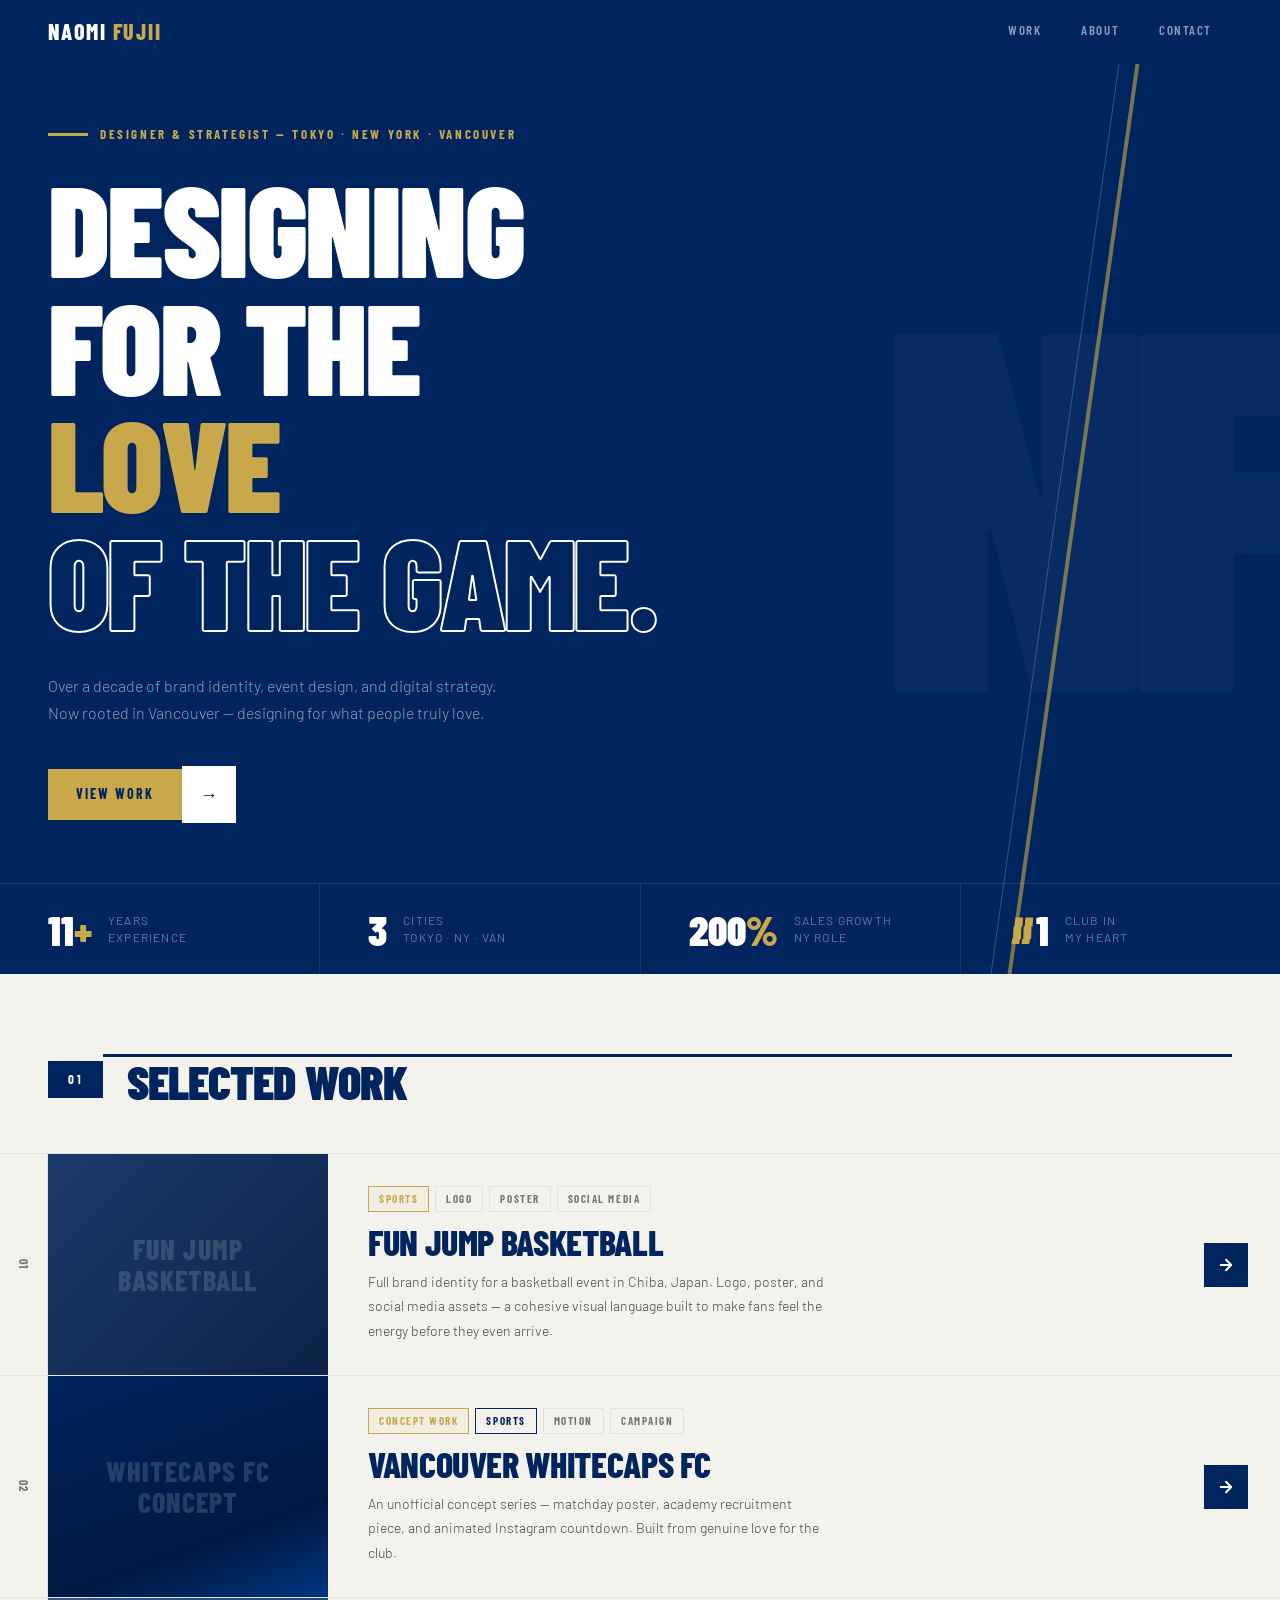
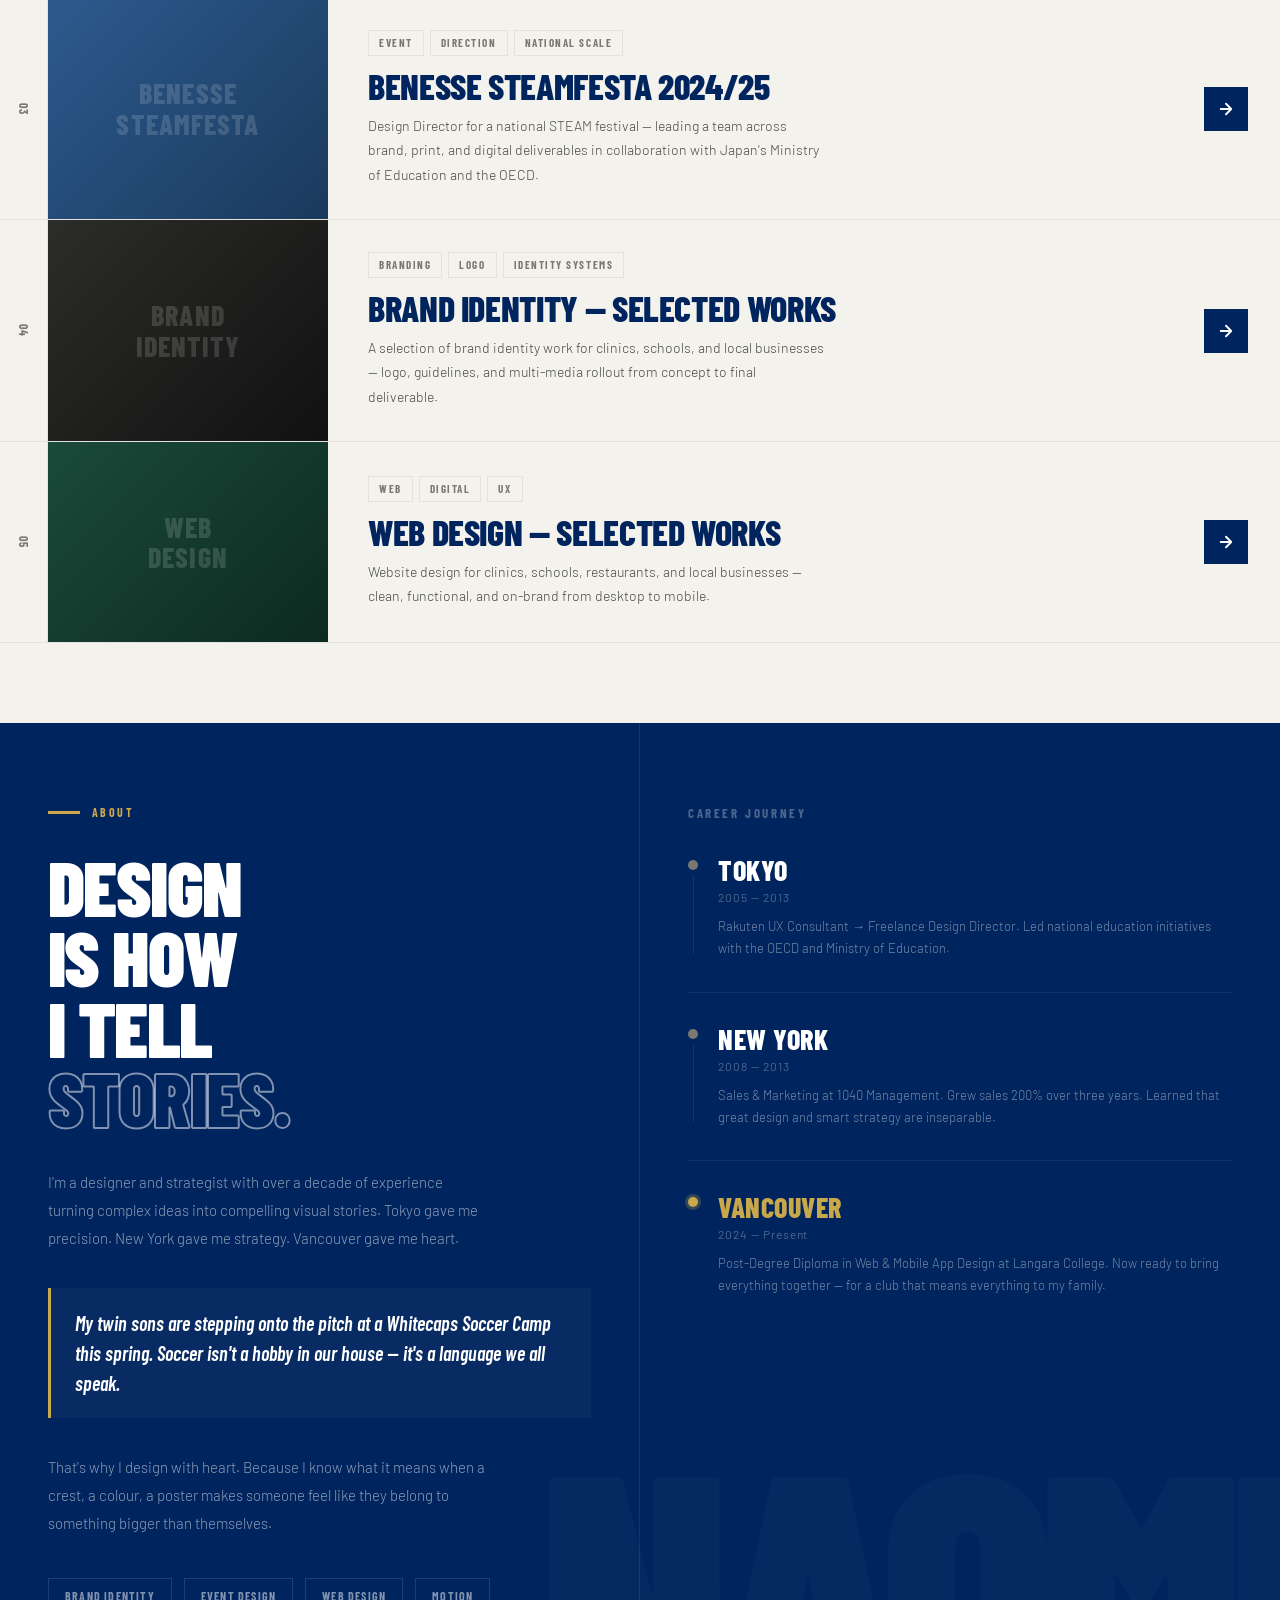
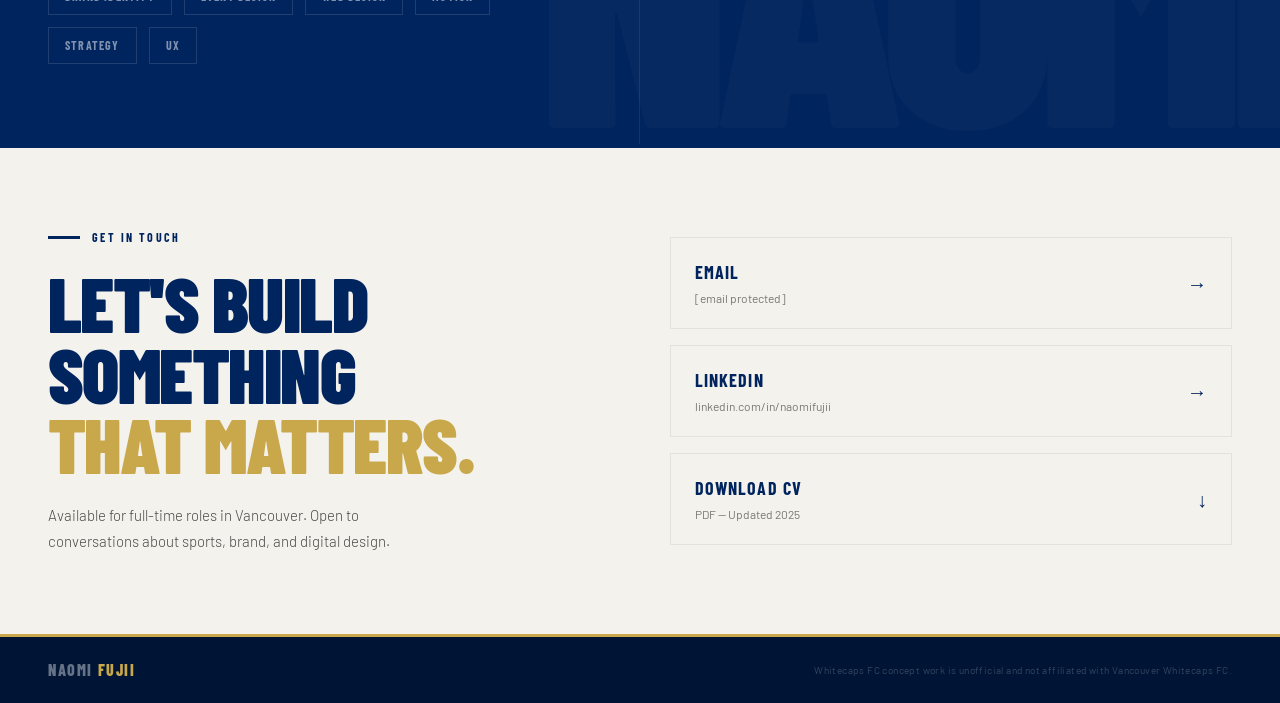
<file: index.html>
<!doctype html>
<html lang="en">
  <head>
    <title>Naomi Fujii — Designer &amp; Strategist</title>
    <meta charset="UTF-8" />
    <meta name="viewport" content="width=device-width, initial-scale=1.0" />
    <link rel="preconnect" href="https://fonts.googleapis.com" />
    <link rel="stylesheet" href="css/global.css" />
    <link rel="stylesheet" href="css/typewriter.css" />
    <link rel="stylesheet" href="css/home.css" />
  </head>
  <body>
    <!-- NAV -->
    <nav>
      <a href="#" class="nav-logo">Naomi <span>Fujii</span></a>
      <ul class="nav-links">
        <li><a href="index.html#work">Work</a></li>
        <li><a href="index.html#about">About</a></li>
        <li><a href="index.html#contact">Contact</a></li>
      </ul>
    </nav>

    <!-- HERO -->
    <section class="hero">
      <div class="hero-bg-num">NF</div>
      <div class="hero-diagonal"></div>
      <div class="hero-diagonal-2"></div>

      <div class="hero-content">
        <div class="hero-kicker">
          <div class="hero-kicker-line"></div>
          <span class="hero-kicker-text"
            >Designer &amp; Strategist — Tokyo · New York · Vancouver</span
          >
        </div>
        <h1 class="hero-title" id="hero-title">
          <span class="tw-line tw-1">Designing</span>
          <span class="tw-line tw-2">for the</span>
          <span class="tw-line tw-3 gold">love</span>
          <span class="tw-line tw-4 outline">of the game.</span>
        </h1>
        <p class="hero-sub">
          Over a decade of brand identity, event design, and digital strategy.
          Now rooted in Vancouver — designing for what people truly love.
        </p>
        <a href="index.html#work" class="hero-cta">
          <span class="hero-cta-text">View Work</span>
          <span class="hero-cta-arrow">→</span>
        </a>
      </div>

      <div class="hero-stats">
        <div class="stat-item">
          <div>
            <div class="stat-num">11<span>+</span></div>
          </div>
          <div class="stat-label">Years<br />Experience</div>
        </div>
        <div class="stat-item">
          <div>
            <div class="stat-num">3</div>
          </div>
          <div class="stat-label">Cities<br />Tokyo · NY · Van</div>
        </div>
        <div class="stat-item">
          <div>
            <div class="stat-num">200<span>%</span></div>
          </div>
          <div class="stat-label">Sales Growth<br />NY Role</div>
        </div>
        <div class="stat-item">
          <div>
            <div class="stat-num"><span>#</span>1</div>
          </div>
          <div class="stat-label">Club in<br />My Heart</div>
        </div>
      </div>
    </section>

    <!-- WORK -->
    <section id="work" class="work-section">
      <div class="section-header">
        <span class="section-tag">01</span>
        <div class="section-title-wrap">
          <h2 class="section-title">Selected Work</h2>
        </div>
      </div>

      <div class="work-list">
        <!-- Fun Jump Basketball -->
        <a href="work/funjump.html" class="work-item">
          <div class="work-num-col"><span class="work-num">01</span></div>
          <div class="work-main">
            <div class="work-visual">
              <div class="work-visual-inner v-sport">
                <p class="v-label">Fun Jump<br />Basketball</p>
              </div>
            </div>
            <div class="work-info">
              <div class="work-tags">
                <span class="wtag hot">Sports</span>
                <span class="wtag">Logo</span>
                <span class="wtag">Poster</span>
                <span class="wtag">Social Media</span>
              </div>
              <h3 class="work-title">Fun Jump Basketball</h3>
              <p class="work-desc">
                Full brand identity for a basketball event in Chiba, Japan.
                Logo, poster, and social media assets — a cohesive visual
                language built to make fans feel the energy before they even
                arrive.
              </p>
            </div>
          </div>
          <div class="work-arrow-col">
            <div class="work-arrow">
              <svg viewBox="0 0 24 24"><path d="M5 12h14M12 5l7 7-7 7" /></svg>
            </div>
          </div>
        </a>

        <!-- Whitecaps FC -->
        <a href="work/whitecaps.html" class="work-item">
          <div class="work-num-col"><span class="work-num">02</span></div>
          <div class="work-main">
            <div class="work-visual">
              <div class="work-visual-inner v-whitecaps">
                <p class="v-label">Whitecaps FC<br />Concept</p>
              </div>
            </div>
            <div class="work-info">
              <div class="work-tags">
                <span class="wtag hot">Concept Work</span>
                <span class="wtag blue">Sports</span>
                <span class="wtag">Motion</span>
                <span class="wtag">Campaign</span>
              </div>
              <h3 class="work-title">Vancouver Whitecaps FC</h3>
              <p class="work-desc">
                An unofficial concept series — matchday poster, academy
                recruitment piece, and animated Instagram countdown. Built from
                genuine love for the club.
              </p>
            </div>
          </div>
          <div class="work-arrow-col">
            <div class="work-arrow">
              <svg viewBox="0 0 24 24"><path d="M5 12h14M12 5l7 7-7 7" /></svg>
            </div>
          </div>
        </a>

        <!-- Benesse Steamfesta -->
        <a href="#" class="work-item">
          <div class="work-num-col"><span class="work-num">03</span></div>
          <div class="work-main">
            <div class="work-visual">
              <div class="work-visual-inner v-benesse">
                <p class="v-label">Benesse<br />Steamfesta</p>
              </div>
            </div>
            <div class="work-info">
              <div class="work-tags">
                <span class="wtag">Event</span>
                <span class="wtag">Direction</span>
                <span class="wtag">National Scale</span>
              </div>
              <h3 class="work-title">Benesse Steamfesta 2024/25</h3>
              <p class="work-desc">
                Design Director for a national STEAM festival — leading a team
                across brand, print, and digital deliverables in collaboration
                with Japan's Ministry of Education and the OECD.
              </p>
            </div>
          </div>
          <div class="work-arrow-col">
            <div class="work-arrow">
              <svg viewBox="0 0 24 24"><path d="M5 12h14M12 5l7 7-7 7" /></svg>
            </div>
          </div>
        </a>

        <!-- Brand Identity -->
        <a href="#" class="work-item">
          <div class="work-num-col"><span class="work-num">04</span></div>
          <div class="work-main">
            <div class="work-visual">
              <div class="work-visual-inner v-brand">
                <p class="v-label">Brand<br />Identity</p>
              </div>
            </div>
            <div class="work-info">
              <div class="work-tags">
                <span class="wtag">Branding</span>
                <span class="wtag">Logo</span>
                <span class="wtag">Identity Systems</span>
              </div>
              <h3 class="work-title">Brand Identity — Selected Works</h3>
              <p class="work-desc">
                A selection of brand identity work for clinics, schools, and
                local businesses — logo, guidelines, and multi-media rollout
                from concept to final deliverable.
              </p>
            </div>
          </div>
          <div class="work-arrow-col">
            <div class="work-arrow">
              <svg viewBox="0 0 24 24"><path d="M5 12h14M12 5l7 7-7 7" /></svg>
            </div>
          </div>
        </a>

        <!-- Web Design -->
        <a href="#" class="work-item">
          <div class="work-num-col"><span class="work-num">05</span></div>
          <div class="work-main">
            <div class="work-visual">
              <div class="work-visual-inner v-web">
                <p class="v-label">Web<br />Design</p>
              </div>
            </div>
            <div class="work-info">
              <div class="work-tags">
                <span class="wtag">Web</span>
                <span class="wtag">Digital</span>
                <span class="wtag">UX</span>
              </div>
              <h3 class="work-title">Web Design — Selected Works</h3>
              <p class="work-desc">
                Website design for clinics, schools, restaurants, and local
                businesses — clean, functional, and on-brand from desktop to
                mobile.
              </p>
            </div>
          </div>
          <div class="work-arrow-col">
            <div class="work-arrow">
              <svg viewBox="0 0 24 24"><path d="M5 12h14M12 5l7 7-7 7" /></svg>
            </div>
          </div>
        </a>
      </div>
    </section>

    <!-- ABOUT -->
    <section id="about" class="about-section">
      <div class="about-bg-text">NAOMI</div>
      <div class="about-inner">
        <div class="about-left">
          <div class="about-kicker">
            <div class="about-kicker-line"></div>
            <span class="about-kicker-text">About</span>
          </div>
          <h2 class="about-title">
            Design<br />is how<br />I tell<br /><span class="outline"
              >stories.</span
            >
          </h2>
          <p class="about-body">
            I'm a designer and strategist with over a decade of experience
            turning complex ideas into compelling visual stories. Tokyo gave me
            precision. New York gave me strategy. Vancouver gave me heart.
          </p>
          <div class="about-quote">
            <p>
              My twin sons are stepping onto the pitch at a Whitecaps Soccer
              Camp this spring. Soccer isn't a hobby in our house — it's a
              language we all speak.
            </p>
          </div>
          <p class="about-body">
            That's why I design with heart. Because I know what it means when a
            crest, a colour, a poster makes someone feel like they belong to
            something bigger than themselves.
          </p>
          <div class="skills-row">
            <span class="skill-pill">Brand Identity</span>
            <span class="skill-pill">Event Design</span>
            <span class="skill-pill">Web Design</span>
            <span class="skill-pill">Motion</span>
            <span class="skill-pill">Strategy</span>
            <span class="skill-pill">UX</span>
          </div>
        </div>
        <div class="about-right">
          <p class="journey-title">Career Journey</p>
          <div class="journey-item">
            <div class="journey-dot-col">
              <div class="journey-dot"></div>
              <div class="journey-line"></div>
            </div>
            <div>
              <p class="journey-city">Tokyo</p>
              <p class="journey-years">2005 — 2013</p>
              <p class="journey-desc">
                Rakuten UX Consultant → Freelance Design Director. Led national
                education initiatives with the OECD and Ministry of Education.
              </p>
            </div>
          </div>
          <div class="journey-item">
            <div class="journey-dot-col">
              <div class="journey-dot"></div>
              <div class="journey-line"></div>
            </div>
            <div>
              <p class="journey-city">New York</p>
              <p class="journey-years">2008 — 2013</p>
              <p class="journey-desc">
                Sales & Marketing at 1040 Management. Grew sales 200% over three
                years. Learned that great design and smart strategy are
                inseparable.
              </p>
            </div>
          </div>
          <div class="journey-item">
            <div class="journey-dot-col">
              <div class="journey-dot active"></div>
            </div>
            <div>
              <p class="journey-city active">Vancouver</p>
              <p class="journey-years">2024 — Present</p>
              <p class="journey-desc">
                Post-Degree Diploma in Web & Mobile App Design at Langara
                College. Now ready to bring everything together — for a club
                that means everything to my family.
              </p>
            </div>
          </div>
        </div>
      </div>
    </section>

    <!-- CONTACT -->
    <section id="contact" class="contact-section">
      <div class="contact-left">
        <div class="contact-kicker">
          <div class="contact-kicker-line"></div>
          <span class="contact-kicker-text">Get in touch</span>
        </div>
        <h2 class="contact-title">
          Let's build<br />something<br /><span>that matters.</span>
        </h2>
        <p class="contact-sub">
          Available for full-time roles in Vancouver. Open to conversations
          about sports, brand, and digital design.
        </p>
      </div>
      <div class="contact-right">
        <a
          href="/cdn-cgi/l/email-protection#562f39232416333b373f3a7835393b"
          class="contact-link"
        >
          <div>
            <p class="cl-label">Email</p>
            <p class="cl-sub">
              <span
                class="__cf_email__"
                data-cfemail="156c7a6067557078747c793b767a78"
                >[email&#160;protected]</span
              >
            </p>
          </div>
          <span class="cl-arrow">→</span>
        </a>
        <a href="#" class="contact-link">
          <div>
            <p class="cl-label">LinkedIn</p>
            <p class="cl-sub">linkedin.com/in/naomifujii</p>
          </div>
          <span class="cl-arrow">→</span>
        </a>
        <a href="#" class="contact-link">
          <div>
            <p class="cl-label">Download CV</p>
            <p class="cl-sub">PDF — Updated 2025</p>
          </div>
          <span class="cl-arrow">↓</span>
        </a>
      </div>
    </section>

    <!-- FOOTER -->
    <footer>
      <p class="footer-name">Naomi <span>Fujii</span></p>
      <p class="footer-note">
        Whitecaps FC concept work is unofficial and not affiliated with
        Vancouver Whitecaps FC.
      </p>
    </footer>

    <!-- Project pages (hidden) -->
    <script src="js/main.js"></script>
  </body>
</html>
</file>
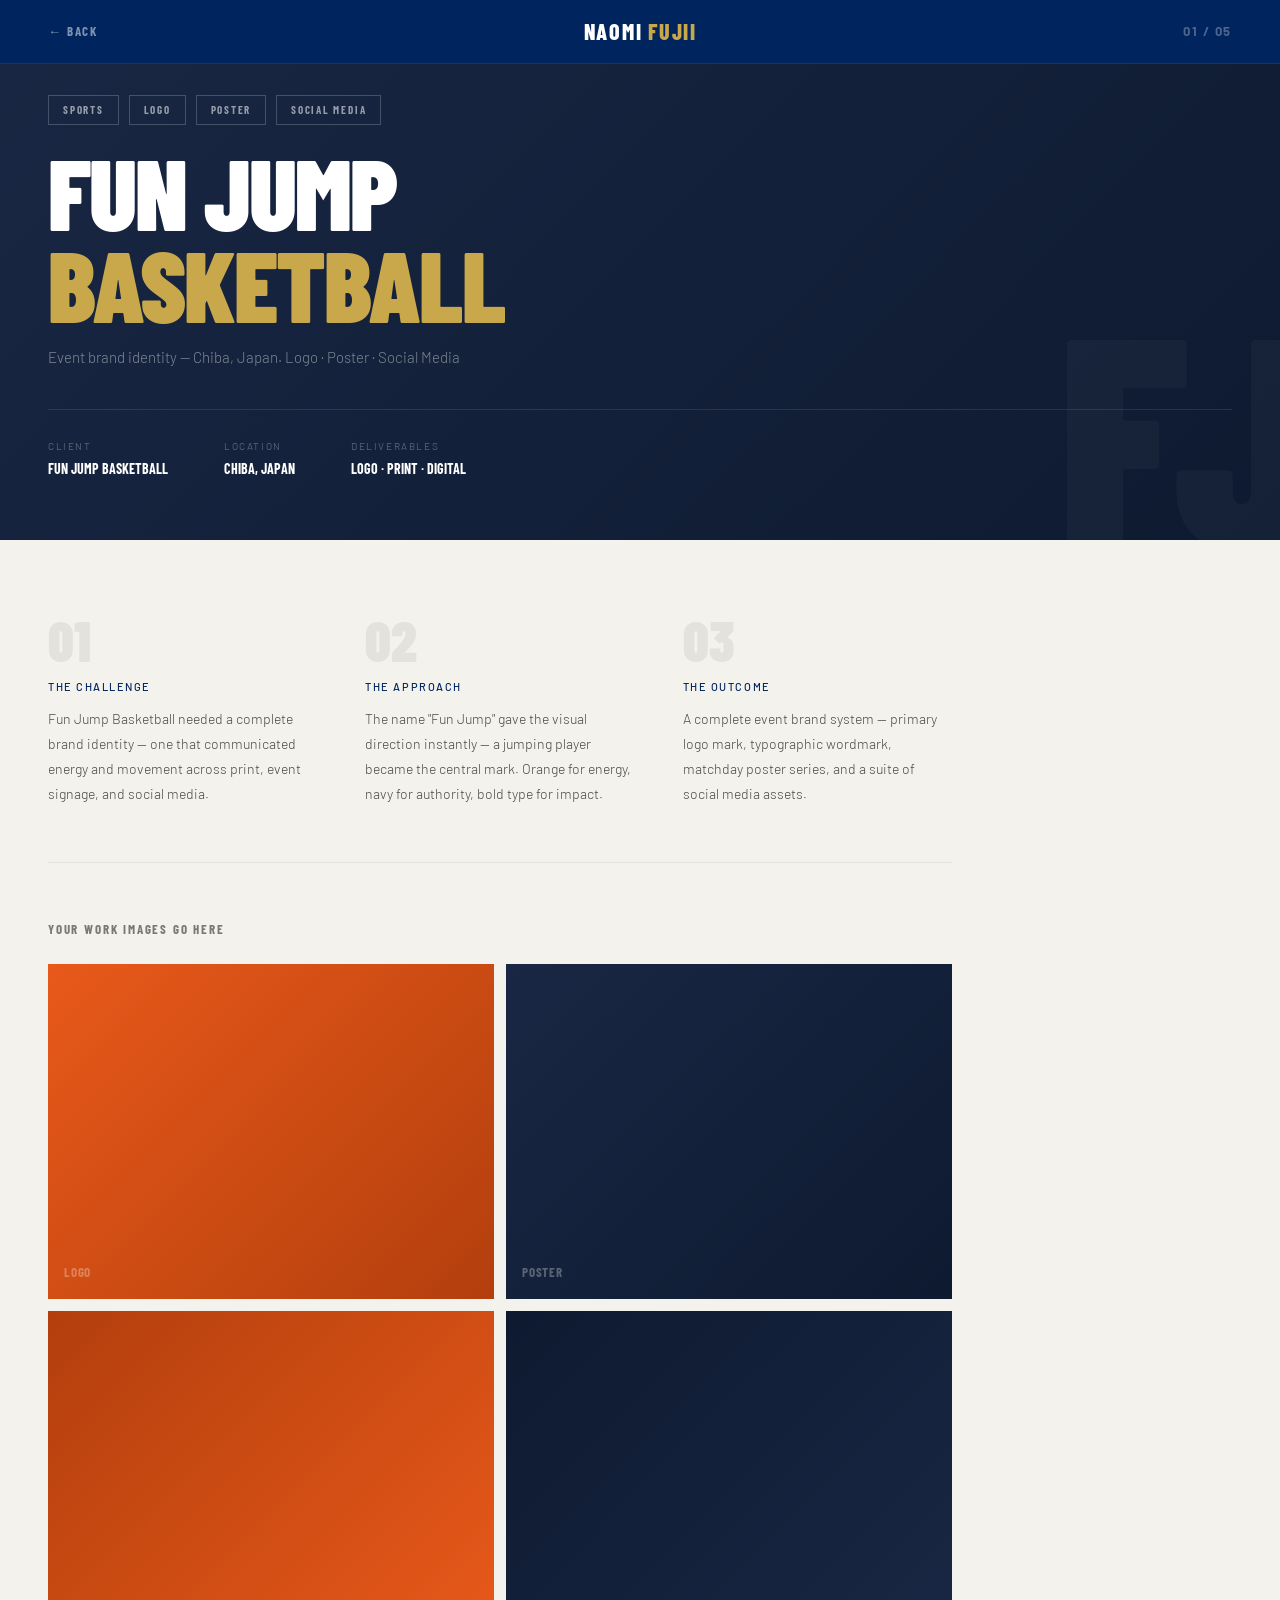
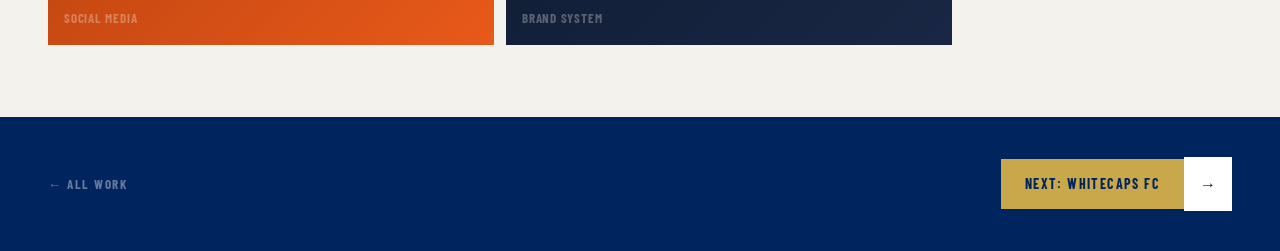
<file: work/funjump.html>
<!DOCTYPE html>
<html lang="en">
<head>
<title>Fun Jump Basketball — Naomi Fujii</title>
<meta charset="UTF-8">
<meta name="viewport" content="width=device-width, initial-scale=1.0">
<link rel="preconnect" href="https://fonts.googleapis.com">
<link rel="stylesheet" href="../css/global.css">
<link rel="stylesheet" href="../css/work.css">
</head>
<body>

<nav class="proj-nav">
  <a href="../index.html" class="proj-nav-back">← Back</a>
  <a href="../index.html" class="proj-nav-logo">Naomi <span>Fujii</span></a>
  <span class="proj-nav-count">01 / 05</span>
</nav>

<div class="proj-hero proj-hero--funjump">
  <div class="proj-hero-bg-text">FJ</div>
  <div class="proj-hero-inner">
    <div class="proj-hero-tags">
      <span class="proj-tag proj-tag--gold">Sports</span>
      <span class="proj-tag">Logo</span>
      <span class="proj-tag">Poster</span>
      <span class="proj-tag">Social Media</span>
    </div>
    <h1 class="proj-title">Fun Jump<br><span class="proj-title--orange">Basketball</span></h1>
    <p class="proj-subtitle">Event brand identity — Chiba, Japan. Logo · Poster · Social Media</p>
    <div class="proj-meta">
      <div class="proj-meta-item">
        <p class="proj-meta-label">Client</p>
        <p class="proj-meta-value">Fun Jump Basketball</p>
      </div>
      <div class="proj-meta-item">
        <p class="proj-meta-label">Location</p>
        <p class="proj-meta-value">Chiba, Japan</p>
      </div>
      <div class="proj-meta-item">
        <p class="proj-meta-label">Deliverables</p>
        <p class="proj-meta-value">Logo · Print · Digital</p>
      </div>
    </div>
  </div>
</div>

<div class="proj-body">
  <div class="cs-grid">
    <div class="cs-item">
      <p class="cs-num">01</p>
      <p class="cs-title">The Challenge</p>
      <p class="cs-body">Fun Jump Basketball needed a complete brand identity — one that communicated energy and movement across print, event signage, and social media.</p>
    </div>
    <div class="cs-item">
      <p class="cs-num">02</p>
      <p class="cs-title">The Approach</p>
      <p class="cs-body">The name "Fun Jump" gave the visual direction instantly — a jumping player became the central mark. Orange for energy, navy for authority, bold type for impact.</p>
    </div>
    <div class="cs-item">
      <p class="cs-num">03</p>
      <p class="cs-title">The Outcome</p>
      <p class="cs-body">A complete event brand system — primary logo mark, typographic wordmark, matchday poster series, and a suite of social media assets.</p>
    </div>
  </div>

  <p class="proj-images-label">Your work images go here</p>
  <div class="img-grid-2">
    <div class="img-ph img-ph--fj-1"><p class="img-ph-label">Logo</p></div>
    <div class="img-ph img-ph--fj-2"><p class="img-ph-label">Poster</p></div>
    <div class="img-ph img-ph--fj-3"><p class="img-ph-label">Social Media</p></div>
    <div class="img-ph img-ph--fj-4"><p class="img-ph-label">Brand System</p></div>
  </div>
</div>

<div class="proj-footer">
  <a href="../index.html" class="proj-footer-back">← All Work</a>
  <a href="whitecaps.html" class="proj-footer-next">
    <span class="proj-footer-next-text">Next: Whitecaps FC</span>
    <span class="proj-footer-next-arrow">→</span>
  </a>
</div>

<script src="../js/main.js"></script>
</body>
</html>
</file>
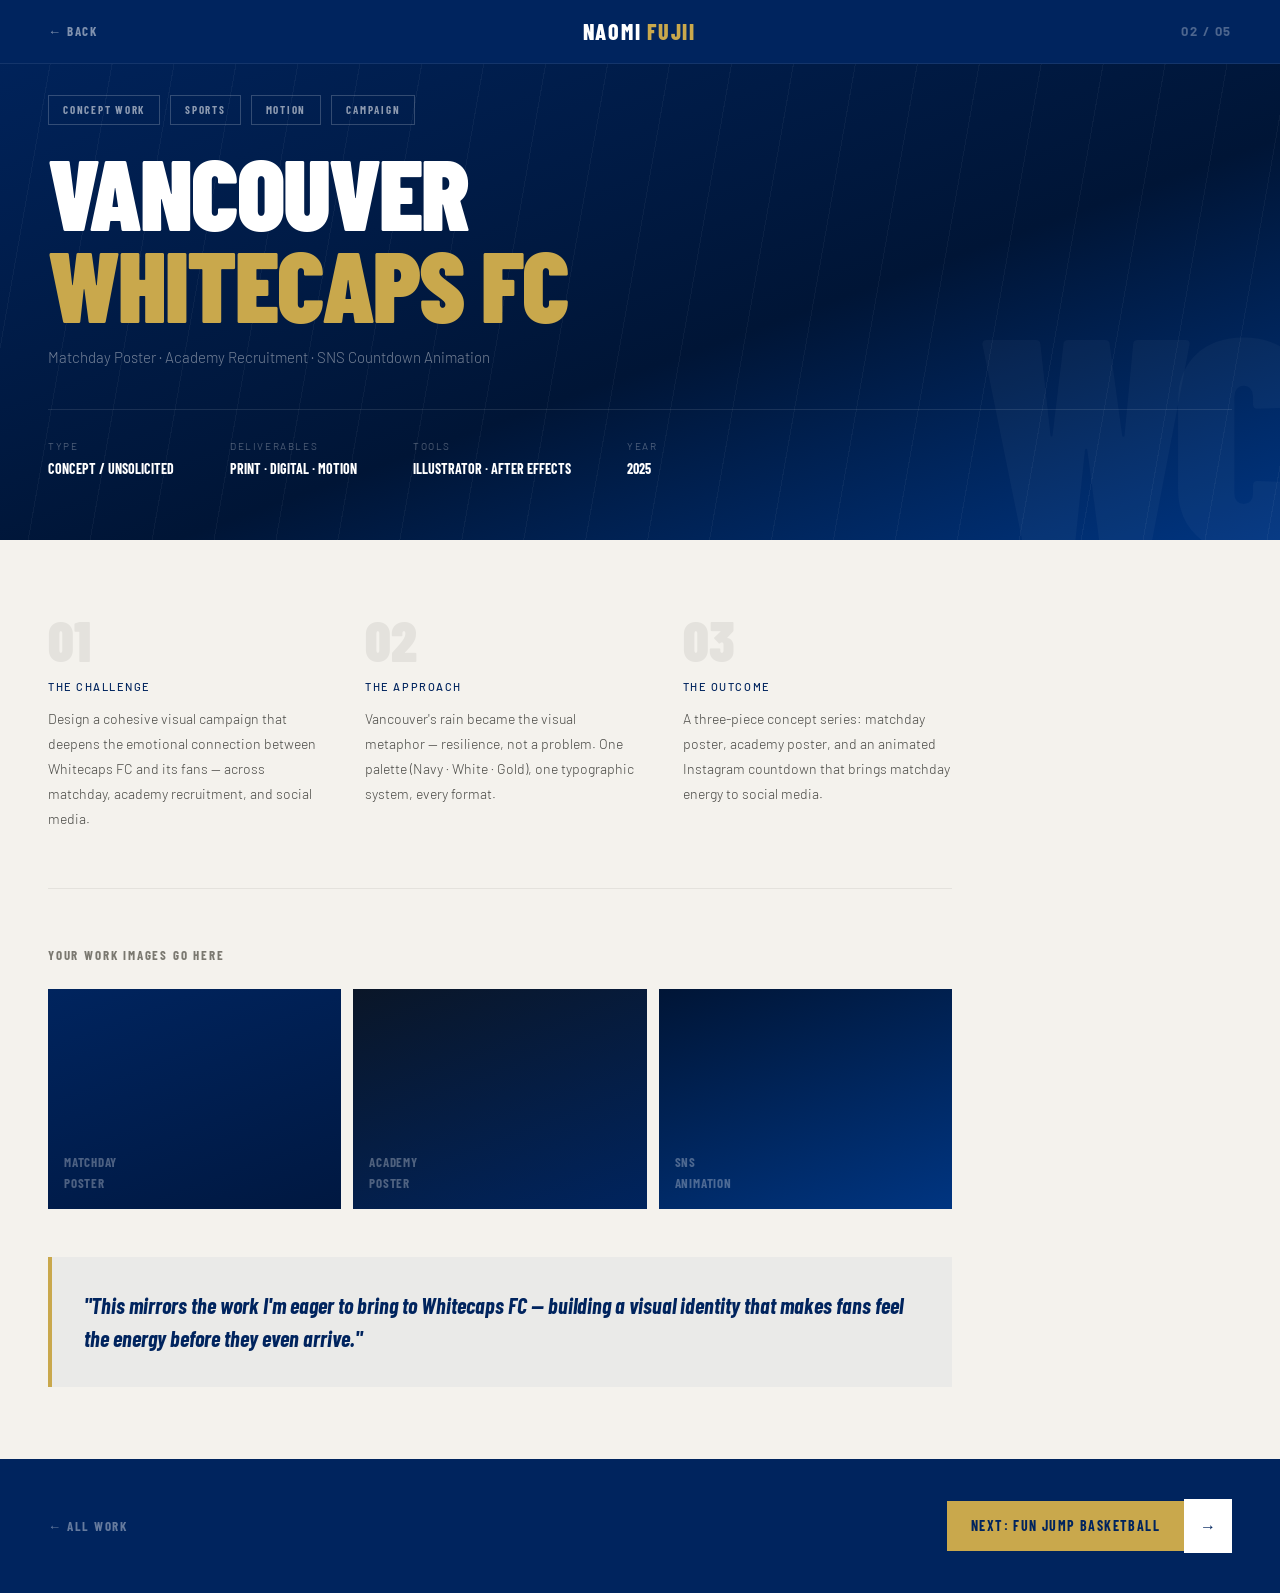
<file: work/whitecaps.html>
<!DOCTYPE html>
<html lang="en">
<head>
<title>Vancouver Whitecaps FC Concept — Naomi Fujii</title>
<meta charset="UTF-8">
<meta name="viewport" content="width=device-width, initial-scale=1.0">
<link rel="preconnect" href="https://fonts.googleapis.com">
<link rel="stylesheet" href="../css/global.css">
<link rel="stylesheet" href="../css/work.css">
</head>
<body>

<nav class="proj-nav">
  <a href="../index.html" class="proj-nav-back">← Back</a>
  <a href="../index.html" class="proj-nav-logo">Naomi <span>Fujii</span></a>
  <span class="proj-nav-count">02 / 05</span>
</nav>

<div class="proj-hero proj-hero--whitecaps">
  <div class="proj-hero-bg-text">WC</div>
  <div class="proj-hero-rain"></div>
  <div class="proj-hero-inner">
    <div class="proj-hero-tags">
      <span class="proj-tag proj-tag--gold">Concept Work</span>
      <span class="proj-tag">Sports</span>
      <span class="proj-tag">Motion</span>
      <span class="proj-tag">Campaign</span>
    </div>
    <h1 class="proj-title">Vancouver<br><span class="proj-title--gold">Whitecaps FC</span></h1>
    <p class="proj-subtitle">Matchday Poster · Academy Recruitment · SNS Countdown Animation</p>
    <div class="proj-meta">
      <div class="proj-meta-item">
        <p class="proj-meta-label">Type</p>
        <p class="proj-meta-value">Concept / Unsolicited</p>
      </div>
      <div class="proj-meta-item">
        <p class="proj-meta-label">Deliverables</p>
        <p class="proj-meta-value">Print · Digital · Motion</p>
      </div>
      <div class="proj-meta-item">
        <p class="proj-meta-label">Tools</p>
        <p class="proj-meta-value">Illustrator · After Effects</p>
      </div>
      <div class="proj-meta-item">
        <p class="proj-meta-label">Year</p>
        <p class="proj-meta-value">2025</p>
      </div>
    </div>
  </div>
</div>

<div class="proj-body">
  <div class="cs-grid">
    <div class="cs-item">
      <p class="cs-num">01</p>
      <p class="cs-title">The Challenge</p>
      <p class="cs-body">Design a cohesive visual campaign that deepens the emotional connection between Whitecaps FC and its fans — across matchday, academy recruitment, and social media.</p>
    </div>
    <div class="cs-item">
      <p class="cs-num">02</p>
      <p class="cs-title">The Approach</p>
      <p class="cs-body">Vancouver's rain became the visual metaphor — resilience, not a problem. One palette (Navy · White · Gold), one typographic system, every format.</p>
    </div>
    <div class="cs-item">
      <p class="cs-num">03</p>
      <p class="cs-title">The Outcome</p>
      <p class="cs-body">A three-piece concept series: matchday poster, academy poster, and an animated Instagram countdown that brings matchday energy to social media.</p>
    </div>
  </div>

  <p class="proj-images-label">Your work images go here</p>
  <div class="img-grid-3">
    <div class="img-ph img-ph--tall img-ph--wc-1"><p class="img-ph-label">Matchday<br>Poster</p></div>
    <div class="img-ph img-ph--tall img-ph--wc-2"><p class="img-ph-label">Academy<br>Poster</p></div>
    <div class="img-ph img-ph--tall img-ph--wc-3"><p class="img-ph-label">SNS<br>Animation</p></div>
  </div>

  <blockquote class="proj-quote">
    <p>"This mirrors the work I'm eager to bring to Whitecaps FC — building a visual identity that makes fans feel the energy before they even arrive."</p>
  </blockquote>
</div>

<div class="proj-footer">
  <a href="../index.html" class="proj-footer-back">← All Work</a>
  <a href="funjump.html" class="proj-footer-next">
    <span class="proj-footer-next-text">Next: Fun Jump Basketball</span>
    <span class="proj-footer-next-arrow">→</span>
  </a>
</div>

<script src="../js/main.js"></script>
</body>
</html>
</file>
<file: css/global.css>
/* ============================================
   global.css
   Shared across ALL pages: variables, reset,
   nav, footer, animations, responsive
   ============================================ */

@import url('https://fonts.googleapis.com/css2?family=Barlow+Condensed:ital,wght@0,400;0,600;0,700;0,800;0,900;1,700;1,800&family=Barlow:wght@300;400;500&display=swap');


*, *::before, *::after { box-sizing: border-box; margin: 0; padding: 0; }

:root {
  --navy: #00245E;
  --navy-deep: #001536;
  --navy-mid: #003581;
  --blue: #9DC2EA;
  --gold: #C9A84C;
  --white: #FFFFFF;
  --off-white: #F4F2ED;
  --light-gray: #E4E2DD;
  --mid-gray: #7A7870;
  --text-dark: #0D0D0D;
  --text-mid: #4A4A46;
  --font-display: 'Barlow Condensed', sans-serif;
  --font-body: 'Barlow', sans-serif;
}

html { scroll-behavior: smooth; }
body { font-family: var(--font-body); background: var(--off-white); color: var(--text-dark); line-height: 1.6; overflow-x: hidden; }

/* ── NAV ── */

nav {
  position: fixed; top: 0; left: 0; right: 0; z-index: 200;
  display: flex; justify-content: space-between; align-items: center;
  padding: 0 48px; height: 64px;
  background: var(--navy);
}
.nav-logo {
  font-family: var(--font-display);
  font-size: 22px; font-weight: 800;
  letter-spacing: 0.08em; text-transform: uppercase;
  color: var(--white); text-decoration: none;
}
.nav-logo span { color: var(--gold); }
.nav-links { display: flex; gap: 0; list-style: none; height: 100%; }
.nav-links li { height: 100%; }
.nav-links a {
  height: 100%; display: flex; align-items: center;
  padding: 0 20px;
  font-family: var(--font-display);
  font-size: 13px; font-weight: 600;
  letter-spacing: 0.12em; text-transform: uppercase;
  color: rgba(255,255,255,0.55); text-decoration: none;
  border-bottom: 3px solid transparent;
  transition: color 0.2s, border-color 0.2s;
}
.nav-links a:hover { color: var(--white); border-bottom-color: var(--gold); }


/* ── FOOTER ── */

footer {
  background: var(--navy-deep);
  padding: 20px 48px;
  display: flex; justify-content: space-between; align-items: center;
  border-top: 3px solid var(--gold);
}
.footer-name {
  font-family: var(--font-display);
  font-size: 16px; font-weight: 800;
  letter-spacing: 0.1em; text-transform: uppercase;
  color: rgba(255,255,255,0.4);
}
.footer-name span { color: var(--gold); }
.footer-note { font-size: 10px; color: rgba(255,255,255,0.2); letter-spacing: 0.04em; }


/* ── ANIMATIONS ── */

@keyframes fadeUp { from { opacity:0; transform:translateY(30px); } to { opacity:1; transform:translateY(0); } }
@keyframes slideIn { from { opacity:0; transform:translateX(-20px); } to { opacity:1; transform:translateX(0); } }
@keyframes blink { 0%,100%{opacity:1} 50%{opacity:0} }
.hero-kicker { animation: slideIn 0.5s ease both; }
.hero-sub     { animation: fadeUp 0.6s ease 3.6s both; opacity:0; }
.hero-cta     { animation: fadeUp 0.6s ease 3.75s both; opacity:0; }
.hero-stats   { animation: fadeUp 0.6s ease 3.9s both; opacity:0; }

/* Typewriter */
@keyframes blink { 0%,100%{opacity:1} 50%{opacity:0} }
#tw-cursor {
  display:inline-block; width:3px; height:0.82em;
  background:var(--gold); vertical-align:middle;
  margin-left:4px;
  animation:blink 0.65s step-end infinite;
}


/* ── RESPONSIVE ── */

@media (max-width: 900px) {
  nav { padding: 0 20px; }
  .hero-content { padding: 40px 20px; }
  .hero-title { font-size: 72px; }
  .hero-stats { flex-direction: column; }
  .stat-item { border-right: none; border-bottom: 1px solid rgba(255,255,255,0.08); padding: 16px 20px; }
  .section-header { padding: 0 20px 32px; }
  .section-title { font-size: 32px; }
  .work-item { grid-template-columns: 1fr; }
  .work-num-col { display: none; }
  .work-main { flex-direction: column; }
  .work-visual { width: 100%; min-height: 200px; }
  .work-info { padding: 24px 20px; }
  .work-arrow-col { padding: 0 20px 24px; }
  .about-inner { grid-template-columns: 1fr; }
  .about-left, .about-right { padding: 48px 20px; }
  .about-left { border-right: none; border-bottom: 1px solid rgba(255,255,255,0.08); }
  .contact-section { grid-template-columns: 1fr; padding: 48px 20px; }
  footer { padding: 16px 20px; flex-direction: column; gap: 8px; text-align: center; }
  .hero-bg-num { font-size: 200px; }
}
</file>
<file: css/typewriter.css>
/* ============================================
   typewriter.css
   CSS-only typewriter animation for hero title
   Used only on index.html
   ============================================ */

/* ── CSS Typewriter ── */
@keyframes typing1 { from{width:0} to{width:9ch} }
@keyframes typing2 { from{width:0} to{width:7ch} }
@keyframes typing3 { from{width:0} to{width:6ch} }
@keyframes typing4 { from{width:0} to{width:12ch} }
@keyframes cursor-blink { 0%,100%{border-right-color:var(--gold)} 50%{border-right-color:transparent} }
@keyframes cursor-fade { to{border-right-color:transparent} }

.tw-line {
  display: block;
  overflow: hidden;
  white-space: nowrap;
  width: 0;
  border-right: 3px solid transparent;
}
.tw-1 { animation: typing1 0.6s steps(9,end) 0.4s both, cursor-blink 0.65s step-end 0.4s 3; }
.tw-2 { animation: typing2 0.5s steps(7,end) 1.3s both, cursor-blink 0.65s step-end 1.3s 3; }
.tw-3 { animation: typing3 0.3s steps(4,end) 2.0s both, cursor-blink 0.65s step-end 2.0s 3; }
.tw-4 { animation: typing4 0.8s steps(12,end) 2.5s both, cursor-blink 0.65s step-end 2.5s 4, cursor-fade 0.5s ease 5.1s both; }
</file>
<file: css/home.css>
/* ============================================
   home.css
   Styles for index.html only:
   hero, work list, about, contact sections
   ============================================ */

/* ── HERO ── */

.hero {
  min-height: 100vh;
  background: var(--navy);
  padding-top: 64px;
  display: grid;
  grid-template-rows: 1fr auto;
  position: relative;
  overflow: hidden;
}

/* Big number background */
.hero-bg-num {
  position: absolute;
  font-family: var(--font-display);
  font-size: clamp(300px, 40vw, 600px);
  font-weight: 900;
  color: rgba(255,255,255,0.03);
  line-height: 1;
  right: -40px; top: 50%; transform: translateY(-50%);
  user-select: none; pointer-events: none;
  letter-spacing: -0.05em;
}

/* Diagonal accent */
.hero-diagonal {
  position: absolute;
  top: 0; right: 200px; bottom: 0;
  width: 4px;
  background: var(--gold);
  transform: skewX(-8deg);
  opacity: 0.6;
}
.hero-diagonal-2 {
  position: absolute;
  top: 0; right: 220px; bottom: 0;
  width: 1px;
  background: var(--blue);
  transform: skewX(-8deg);
  opacity: 0.3;
}

.hero-content {
  display: flex;
  flex-direction: column;
  justify-content: center;
  padding: 60px 48px;
  max-width: 780px;
  position: relative; z-index: 2;
}

.hero-kicker {
  display: inline-flex; align-items: center; gap: 12px;
  margin-bottom: 24px;
}
.hero-kicker-line { width: 40px; height: 3px; background: var(--gold); }
.hero-kicker-text {
  font-family: var(--font-display);
  font-size: 13px; font-weight: 700;
  letter-spacing: 0.2em; text-transform: uppercase;
  color: var(--gold);
}

.hero-title {
  font-family: var(--font-display);
  font-size: clamp(72px, 10vw, 140px);
  font-weight: 900;
  line-height: 0.92;
  letter-spacing: -0.02em;
  text-transform: uppercase;
  color: var(--white);
  margin-bottom: 32px;
}
.hero-title .outline {
  -webkit-text-stroke: 2px var(--white);
  color: transparent;
}
.hero-title .gold { color: var(--gold); }

.hero-sub {
  font-size: 16px; font-weight: 300;
  color: rgba(255,255,255,0.55);
  max-width: 480px; line-height: 1.7;
  margin-bottom: 40px;
}

.hero-cta {
  display: inline-flex; align-items: center; gap: 0;
  text-decoration: none; width: fit-content;
}
.hero-cta-text {
  font-family: var(--font-display);
  font-size: 14px; font-weight: 700;
  letter-spacing: 0.14em; text-transform: uppercase;
  color: var(--navy);
  background: var(--gold);
  padding: 14px 28px;
  transition: background 0.2s;
}
.hero-cta-arrow {
  background: var(--white);
  color: var(--navy);
  padding: 14px 18px;
  font-size: 18px; font-weight: 700;
  transition: background 0.2s, color 0.2s;
}
.hero-cta:hover .hero-cta-text { background: var(--white); }
.hero-cta:hover .hero-cta-arrow { background: var(--gold); }

/* Hero stats bar */
.hero-stats {
  display: flex;
  border-top: 1px solid rgba(255,255,255,0.1);
  position: relative; z-index: 2;
}
.stat-item {
  flex: 1; padding: 24px 48px;
  border-right: 1px solid rgba(255,255,255,0.08);
  display: flex; align-items: center; gap: 16px;
}
.stat-item:last-child { border-right: none; }
.stat-num {
  font-family: var(--font-display);
  font-size: 42px; font-weight: 900;
  color: var(--white); line-height: 1;
}
.stat-num span { color: var(--gold); }
.stat-label {
  font-size: 12px; font-weight: 400;
  color: rgba(255,255,255,0.4);
  text-transform: uppercase;
  letter-spacing: 0.1em;
  line-height: 1.4;
}


/* ── WORK SECTION ── */

.work-section { padding-top: 80px; }

.section-header {
  display: flex; align-items: center; gap: 0;
  padding: 0 48px 48px;
}
.section-tag {
  font-family: var(--font-display);
  font-size: 13px; font-weight: 700;
  letter-spacing: 0.2em; text-transform: uppercase;
  color: var(--white);
  background: var(--navy);
  padding: 8px 20px;
}
.section-title-wrap {
  flex: 1;
  border-top: 3px solid var(--navy);
  margin-left: 0;
  padding-left: 24px;
  display: flex; align-items: center;
}
.section-title {
  font-family: var(--font-display);
  font-size: 48px; font-weight: 900;
  letter-spacing: -0.02em; text-transform: uppercase;
  color: var(--navy);
  line-height: 1;
}

/* Work items */
.work-list { display: flex; flex-direction: column; }

.work-item {
  display: grid;
  grid-template-columns: 48px 1fr auto;
  border-top: 1px solid var(--light-gray);
  transition: background 0.15s;
  cursor: pointer;
  text-decoration: none;
  color: inherit;
}
.work-item:last-child { border-bottom: 1px solid var(--light-gray); }
.work-item:hover { background: rgba(0,36,94,0.04); }
.work-item:hover .work-arrow { transform: translateX(6px); }

.work-num-col {
  display: flex; align-items: center; justify-content: center;
  border-right: 1px solid var(--light-gray);
  padding: 32px 0;
}
.work-num {
  font-family: var(--font-display);
  font-size: 12px; font-weight: 700;
  color: var(--mid-gray); letter-spacing: 0.1em;
  writing-mode: vertical-rl;
}

.work-main { display: flex; gap: 0; }

.work-visual {
  width: 280px; flex-shrink: 0;
  position: relative; overflow: hidden;
}
.work-visual-inner {
  width: 100%; height: 100%; min-height: 200px;
  transition: transform 0.5s cubic-bezier(0.25,0.46,0.45,0.94);
}
.work-item:hover .work-visual-inner { transform: scale(1.05); }

/* Visual themes */
.v-sport {
  background: linear-gradient(135deg, #1A3A6B 0%, #0D2347 100%);
  display: flex; align-items: center; justify-content: center;
}
.v-whitecaps {
  background: linear-gradient(160deg, #00245E 0%, #001841 70%, #003581 100%);
  display: flex; align-items: center; justify-content: center;
}
.v-benesse {
  background: linear-gradient(135deg, #2D5A8E 0%, #1A3A5C 100%);
  display: flex; align-items: center; justify-content: center;
}
.v-brand {
  background: linear-gradient(135deg, #2C2C2A 0%, #111 100%);
  display: flex; align-items: center; justify-content: center;
}
.v-web {
  background: linear-gradient(135deg, #1A4A3A 0%, #0D2A20 100%);
  display: flex; align-items: center; justify-content: center;
}
.v-label {
  font-family: var(--font-display);
  font-size: 28px; font-weight: 800;
  color: rgba(255,255,255,0.15);
  text-transform: uppercase;
  letter-spacing: 0.04em;
  text-align: center;
  line-height: 1.1;
  padding: 16px;
}

.work-info {
  flex: 1; padding: 32px 40px;
  display: flex; flex-direction: column; justify-content: center;
}
.work-tags { display: flex; gap: 6px; flex-wrap: wrap; margin-bottom: 12px; }
.wtag {
  font-family: var(--font-display);
  font-size: 11px; font-weight: 700;
  letter-spacing: 0.14em; text-transform: uppercase;
  padding: 3px 10px;
  border: 1.5px solid var(--light-gray);
  color: var(--mid-gray);
}
.wtag.hot { border-color: var(--gold); color: var(--gold); background: rgba(201,168,76,0.06); }
.wtag.blue { border-color: var(--navy); color: var(--navy); }

.work-title {
  font-family: var(--font-display);
  font-size: 36px; font-weight: 800;
  letter-spacing: -0.01em; text-transform: uppercase;
  color: var(--navy); line-height: 1.0;
  margin-bottom: 10px;
}
.work-desc {
  font-size: 14px; font-weight: 300;
  color: var(--text-mid); line-height: 1.75;
  max-width: 460px;
}

.work-arrow-col {
  display: flex; align-items: center;
  padding: 32px 32px 32px 0;
}
.work-arrow {
  width: 44px; height: 44px;
  background: var(--navy);
  display: flex; align-items: center; justify-content: center;
  transition: transform 0.2s, background 0.2s;
}
.work-item:hover .work-arrow { background: var(--gold); }
.work-arrow svg { width: 18px; height: 18px; stroke: white; fill: none; stroke-width: 2.5; stroke-linecap: round; stroke-linejoin: round; }


/* ── ABOUT ── */

.about-section {
  margin-top: 80px;
  background: var(--navy);
  position: relative; overflow: hidden;
}
.about-bg-text {
  position: absolute;
  font-family: var(--font-display);
  font-size: clamp(200px, 28vw, 420px);
  font-weight: 900; text-transform: uppercase;
  color: rgba(255,255,255,0.025);
  line-height: 1; letter-spacing: -0.04em;
  bottom: -20px; right: -20px;
  user-select: none; pointer-events: none;
}
.about-inner {
  display: grid; grid-template-columns: 1fr 1fr;
  position: relative; z-index: 2;
}
.about-left { padding: 80px 48px; border-right: 1px solid rgba(255,255,255,0.08); }
.about-kicker {
  display: flex; align-items: center; gap: 12px; margin-bottom: 28px;
}
.about-kicker-line { width: 32px; height: 3px; background: var(--gold); }
.about-kicker-text {
  font-family: var(--font-display);
  font-size: 12px; font-weight: 700;
  letter-spacing: 0.2em; text-transform: uppercase;
  color: var(--gold);
}
.about-title {
  font-family: var(--font-display);
  font-size: clamp(56px, 6vw, 88px);
  font-weight: 900; text-transform: uppercase;
  letter-spacing: -0.02em; line-height: 0.92;
  color: var(--white); margin-bottom: 36px;
}
.about-title .outline {
  -webkit-text-stroke: 2px rgba(255,255,255,0.5);
  color: transparent;
}
.about-body {
  font-size: 15px; font-weight: 300;
  color: rgba(255,255,255,0.55);
  line-height: 1.85; max-width: 440px;
  margin-bottom: 20px;
}
.about-quote {
  border-left: 3px solid var(--gold);
  padding: 20px 24px;
  margin: 36px 0;
  background: rgba(255,255,255,0.03);
}
.about-quote p {
  font-family: var(--font-display);
  font-size: 20px; font-weight: 600;
  font-style: italic;
  color: var(--white); line-height: 1.5;
}

.about-right { padding: 80px 48px; }
.journey-title {
  font-family: var(--font-display);
  font-size: 13px; font-weight: 700;
  letter-spacing: 0.2em; text-transform: uppercase;
  color: rgba(255,255,255,0.3);
  margin-bottom: 32px;
}
.journey-item {
  display: flex; gap: 20px;
  margin-bottom: 32px; padding-bottom: 32px;
  border-bottom: 1px solid rgba(255,255,255,0.06);
}
.journey-item:last-child { border-bottom: none; }
.journey-dot-col { display: flex; flex-direction: column; align-items: center; gap: 0; padding-top: 4px; }
.journey-dot { width: 10px; height: 10px; border-radius: 50%; background: var(--mid-gray); flex-shrink: 0; }
.journey-dot.active { background: var(--gold); box-shadow: 0 0 0 3px rgba(201,168,76,0.25); }
.journey-line { width: 1px; flex: 1; background: rgba(255,255,255,0.08); margin: 6px 0; }
.journey-city {
  font-family: var(--font-display);
  font-size: 28px; font-weight: 800;
  text-transform: uppercase; letter-spacing: 0.02em;
  color: var(--white); line-height: 1; margin-bottom: 4px;
}
.journey-city.active { color: var(--gold); }
.journey-years {
  font-size: 12px; font-weight: 400;
  color: rgba(255,255,255,0.3); letter-spacing: 0.08em;
  margin-bottom: 8px;
}
.journey-desc {
  font-size: 13px; font-weight: 300;
  color: rgba(255,255,255,0.45); line-height: 1.7;
}

/* Skills row */
.skills-row {
  display: flex; gap: 12px; flex-wrap: wrap; margin-top: 40px;
}
.skill-pill {
  font-family: var(--font-display);
  font-size: 12px; font-weight: 700;
  letter-spacing: 0.1em; text-transform: uppercase;
  padding: 8px 16px;
  border: 1.5px solid rgba(255,255,255,0.12);
  color: rgba(255,255,255,0.5);
  transition: border-color 0.2s, color 0.2s;
}
.skill-pill:hover { border-color: var(--gold); color: var(--gold); }


/* ── CONTACT ── */

.contact-section {
  background: var(--off-white);
  border-top: 4px solid var(--navy);
  padding: 80px 48px;
  display: grid; grid-template-columns: 1fr 1fr; gap: 60px;
}
.contact-left {}
.contact-kicker {
  display: flex; align-items: center; gap: 12px; margin-bottom: 20px;
}
.contact-kicker-line { width: 32px; height: 3px; background: var(--navy); }
.contact-kicker-text {
  font-family: var(--font-display);
  font-size: 12px; font-weight: 700;
  letter-spacing: 0.2em; text-transform: uppercase;
  color: var(--navy);
}
.contact-title {
  font-family: var(--font-display);
  font-size: clamp(52px, 6vw, 88px);
  font-weight: 900; text-transform: uppercase;
  letter-spacing: -0.02em; line-height: 0.92;
  color: var(--navy); margin-bottom: 24px;
}
.contact-title span { color: var(--gold); }
.contact-sub {
  font-size: 15px; font-weight: 300;
  color: var(--text-mid); line-height: 1.7; max-width: 380px;
}

.contact-right {
  display: flex; flex-direction: column; justify-content: center; gap: 16px;
}
.contact-link {
  display: flex; align-items: center; justify-content: space-between;
  padding: 20px 24px;
  border: 1.5px solid var(--light-gray);
  text-decoration: none;
  transition: border-color 0.2s, background 0.2s;
  group: true;
}
.contact-link:hover { border-color: var(--navy); background: rgba(0,36,94,0.03); }
.contact-link:hover .cl-arrow { transform: translateX(4px); }
.cl-label {
  font-family: var(--font-display);
  font-size: 18px; font-weight: 700;
  letter-spacing: 0.06em; text-transform: uppercase;
  color: var(--navy);
}
.cl-sub { font-size: 12px; color: var(--mid-gray); margin-top: 2px; }
.cl-arrow {
  font-size: 20px; color: var(--navy);
  transition: transform 0.2s;
}
</file>
<file: css/work.css>
/* ============================================
   work.css
   Styles for work/* project pages:
   project hero, case study, image grid,
   project footer navigation
   ============================================ */

/* ── Project nav ── */
.proj-nav {
  position: fixed; top: 0; left: 0; right: 0; z-index: 200;
  display: flex; justify-content: space-between; align-items: center;
  padding: 0 48px; height: 64px;
  background: var(--navy);
  border-bottom: 1px solid rgba(255,255,255,0.08);
}
.proj-nav-back {
  font-family: var(--font-display);
  font-size: 13px; font-weight: 700;
  letter-spacing: 0.12em; text-transform: uppercase;
  color: rgba(255,255,255,0.5); text-decoration: none;
  transition: color 0.2s;
}
.proj-nav-back:hover { color: var(--gold); }
.proj-nav-logo {
  font-family: var(--font-display);
  font-size: 22px; font-weight: 800;
  letter-spacing: 0.08em; text-transform: uppercase;
  color: var(--white); text-decoration: none;
}
.proj-nav-logo span { color: var(--gold); }
.proj-nav-count {
  font-size: 13px; font-weight: 700;
  letter-spacing: 0.12em; text-transform: uppercase;
  color: rgba(255,255,255,0.3);
}

/* ── Project hero ── */
.proj-hero {
  min-height: 60vh;
  display: flex; flex-direction: column; justify-content: flex-end;
  padding: 80px 48px 60px;
  position: relative; overflow: hidden;
}
.proj-hero-tags { display: flex; gap: 10px; margin-bottom: 20px; flex-wrap: wrap; }
.proj-tag {
  font-family: var(--font-display);
  font-size: 11px; font-weight: 700;
  letter-spacing: 0.16em; text-transform: uppercase;
  padding: 5px 14px;
  border: 1.5px solid rgba(255,255,255,0.2);
  color: rgba(255,255,255,0.55);
}
.proj-tag.gold { border-color: var(--gold); color: var(--gold); }
.proj-title {
  font-family: var(--font-display);
  font-size: clamp(56px, 8vw, 100px);
  font-weight: 900; text-transform: uppercase;
  letter-spacing: -0.02em; line-height: 0.92;
  color: var(--white); margin-bottom: 16px;
  position: relative; z-index: 2;
}
.proj-title span { color: var(--gold); }
.proj-subtitle {
  font-size: 15px; font-weight: 300;
  color: rgba(255,255,255,0.45);
  margin-bottom: 40px; position: relative; z-index: 2;
}
.proj-meta {
  display: flex; gap: 56px;
  border-top: 1px solid rgba(255,255,255,0.1);
  padding-top: 28px; position: relative; z-index: 2;
  flex-wrap: wrap;
}
.proj-meta-label {
  font-size: 10px; letter-spacing: 0.16em;
  text-transform: uppercase; color: rgba(255,255,255,0.3);
  margin-bottom: 4px;
}
.proj-meta-value {
  font-family: var(--font-display);
  font-size: 14px; font-weight: 700;
  color: var(--white); text-transform: uppercase;
}

/* ── Case study grid ── */
.proj-body { padding: 72px 48px; max-width: 1000px; }
.cs-grid {
  display: grid; grid-template-columns: 1fr 1fr 1fr;
  gap: 48px; padding-bottom: 56px;
  border-bottom: 1px solid var(--light-gray);
  margin-bottom: 56px;
}
.cs-num {
  font-family: var(--font-display);
  font-size: 56px; font-weight: 900;
  color: var(--light-gray); line-height: 1; margin-bottom: 10px;
}
.cs-title {
  font-size: 11px; font-weight: 500;
  letter-spacing: 0.14em; text-transform: uppercase;
  color: var(--navy); margin-bottom: 10px;
}
.cs-body { font-size: 14px; font-weight: 300; color: var(--text-mid); line-height: 1.8; }

/* ── Image placeholders ── */
.img-grid-2 { display: grid; grid-template-columns: 1fr 1fr; gap: 12px; }
.img-grid-3 { display: grid; grid-template-columns: 1fr 1fr 1fr; gap: 12px; }
.img-ph {
  aspect-ratio: 4/3;
  display: flex; align-items: flex-end; padding: 16px;
}
.img-ph-tall { aspect-ratio: 2/3; }
.img-ph-label {
  font-family: var(--font-display);
  font-size: 13px; font-weight: 700;
  color: rgba(255,255,255,0.3);
  text-transform: uppercase; letter-spacing: 0.06em;
}

/* ── Quote block ── */
.proj-quote {
  margin-top: 48px; padding: 32px;
  border-left: 4px solid var(--gold);
  background: rgba(0,36,94,0.04);
}
.proj-quote p {
  font-family: var(--font-display);
  font-size: 22px; font-weight: 700;
  font-style: italic; color: var(--navy); line-height: 1.5;
}

/* ── Project footer nav ── */
.proj-footer {
  padding: 40px 48px;
  display: flex; justify-content: space-between; align-items: center;
  background: var(--navy);
}
.proj-footer-back {
  font-family: var(--font-display);
  font-size: 13px; font-weight: 700;
  letter-spacing: 0.12em; text-transform: uppercase;
  color: rgba(255,255,255,0.4); text-decoration: none;
  transition: color 0.2s;
}
.proj-footer-back:hover { color: var(--gold); }
.proj-footer-next {
  display: flex; align-items: center; gap: 0; text-decoration: none;
}
.proj-footer-next-text {
  font-family: var(--font-display);
  font-size: 14px; font-weight: 700;
  letter-spacing: 0.1em; text-transform: uppercase;
  color: var(--navy); background: var(--gold);
  padding: 14px 24px; transition: background 0.2s;
}
.proj-footer-next:hover .proj-footer-next-text { background: var(--white); }
.proj-footer-next-arrow {
  background: var(--white); color: var(--navy);
  padding: 14px 16px; font-weight: 700; font-size: 16px;
}

/* ── Responsive ── */
@media (max-width: 900px) {
  .proj-nav { padding: 0 20px; }
  .proj-hero { padding: 80px 20px 40px; }
  .proj-body { padding: 48px 20px; }
  .cs-grid { grid-template-columns: 1fr; gap: 28px; }
  .img-grid-2, .img-grid-3 { grid-template-columns: 1fr; }
  .proj-footer { padding: 28px 20px; flex-direction: column; gap: 16px; align-items: flex-start; }
  .proj-meta { gap: 24px; }
}


/* ============================================
   Page-specific: hero backgrounds
   ============================================ */

/* Fun Jump hero */
.proj-hero--funjump {
  background: linear-gradient(135deg, #1A2744 0%, #0D1A30 100%);
}

/* Whitecaps hero */
.proj-hero--whitecaps {
  background: linear-gradient(160deg, #00245E 0%, #001536 60%, #003581 100%);
}

/* Background decorative text (FJ / WC) */
.proj-hero-bg-text {
  position: absolute;
  font-family: var(--font-display);
  font-size: 300px; font-weight: 900;
  color: rgba(255,255,255,0.03);
  right: -20px; bottom: -40px;
  line-height: 1; letter-spacing: -0.05em;
  user-select: none; pointer-events: none;
}

/* Rain lines overlay (Whitecaps only) */
.proj-hero-rain {
  position: absolute; top: 0; left: 0; right: 0; bottom: 0;
  background-image: repeating-linear-gradient(
    100deg,
    transparent,
    transparent 60px,
    rgba(255,255,255,0.04) 60px,
    rgba(255,255,255,0.04) 61px
  );
}

/* Hero inner content wrapper */
.proj-hero-inner {
  position: relative; z-index: 2;
}

/* ── Title accent colors ── */
.proj-title--gold  { color: var(--gold); }
.proj-title--orange { color: #E8591A; }

/* ── Image placeholder colors ── */
/* Fun Jump */
.img-ph--fj-1 { background: linear-gradient(135deg, #E8591A, #B33F0D); }
.img-ph--fj-2 { background: linear-gradient(135deg, #1A2744, #0D1A30); }
.img-ph--fj-3 { background: linear-gradient(135deg, #B33F0D, #E8591A); }
.img-ph--fj-4 { background: linear-gradient(135deg, #0D1A30, #1A2744); }

/* Whitecaps */
.img-ph--wc-1 { background: linear-gradient(160deg, #00245E, #001841); }
.img-ph--wc-2 { background: linear-gradient(160deg, #0A1628, #00245E); }
.img-ph--wc-3 { background: linear-gradient(160deg, #001536, #003581); }

/* ── Images label ── */
.proj-images-label {
  font-family: var(--font-display);
  font-size: 13px; font-weight: 700;
  letter-spacing: 0.14em; text-transform: uppercase;
  color: var(--mid-gray); margin-bottom: 24px;
}
</file>
